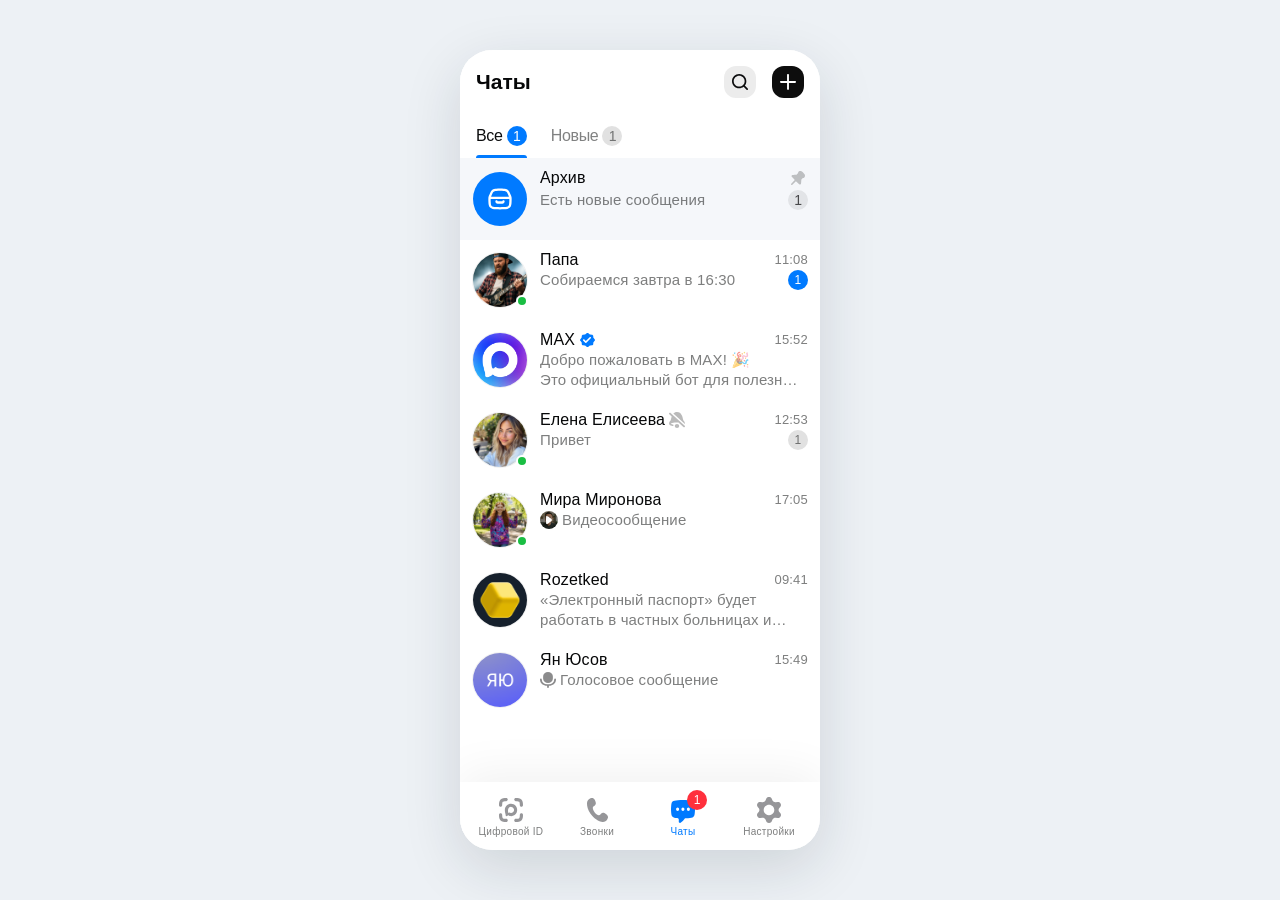
<file: index.html>
<!doctype html>
<html lang="ru">
<head>
  <meta charset="utf-8">
  <meta name="viewport" content="width=device-width, initial-scale=1, viewport-fit=cover">
  <title>Скрытый архив по свайпу — прототип</title>
  <link rel="stylesheet" href="styles.css">
</head>
<body data-screen="list">
  <main id="app"></main>
  <script src="app.js"></script>
</body>
</html>
</file>
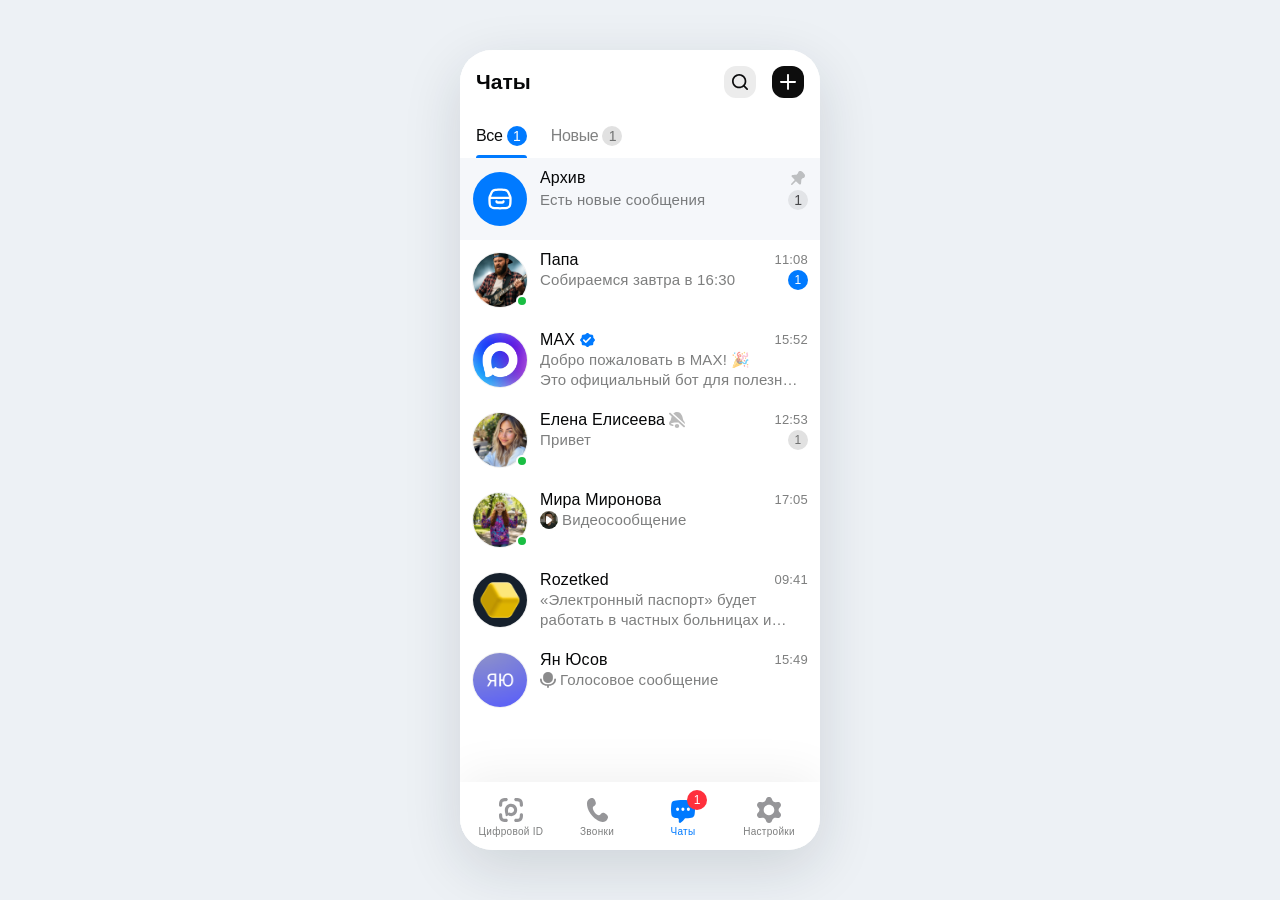
<file: 01-chat-list.html>
<!doctype html>
<html lang="ru">
<head>
  <meta charset="utf-8">
  <meta name="viewport" content="width=device-width, initial-scale=1, viewport-fit=cover">
  <title>1 — Список чатов</title>
  <link rel="stylesheet" href="styles.css">
</head>
<body data-screen="list">
  <main id="app"></main>
  <script src="app.js"></script>
</body>
</html>
</file>
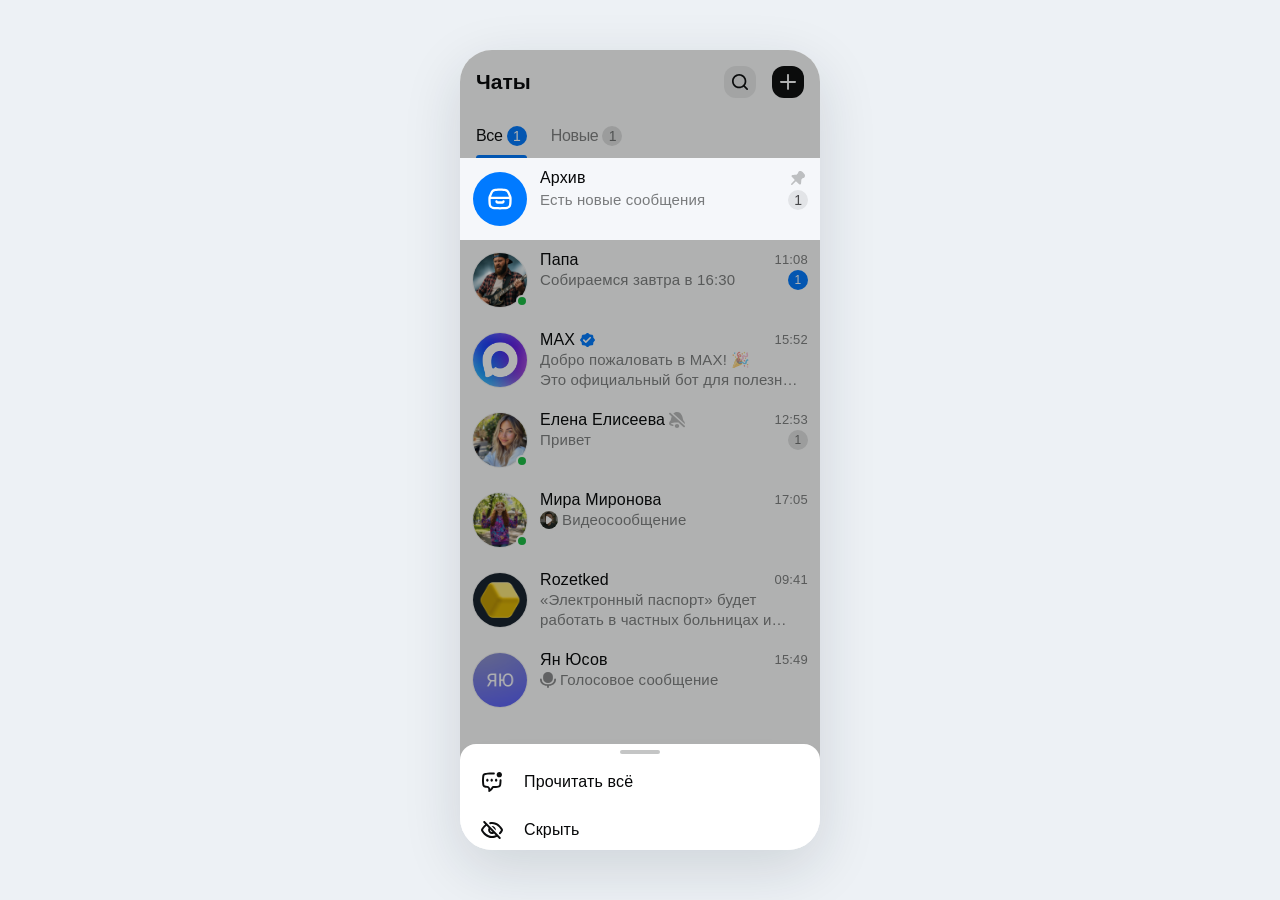
<file: 02-archive-actions.html>
<!doctype html>
<html lang="ru">
<head>
  <meta charset="utf-8">
  <meta name="viewport" content="width=device-width, initial-scale=1, viewport-fit=cover">
  <title>2.1 — Действия с архивом</title>
  <link rel="stylesheet" href="styles.css">
</head>
<body data-screen="actions">
  <main id="app"></main>
  <script src="app.js"></script>
</body>
</html>
</file>
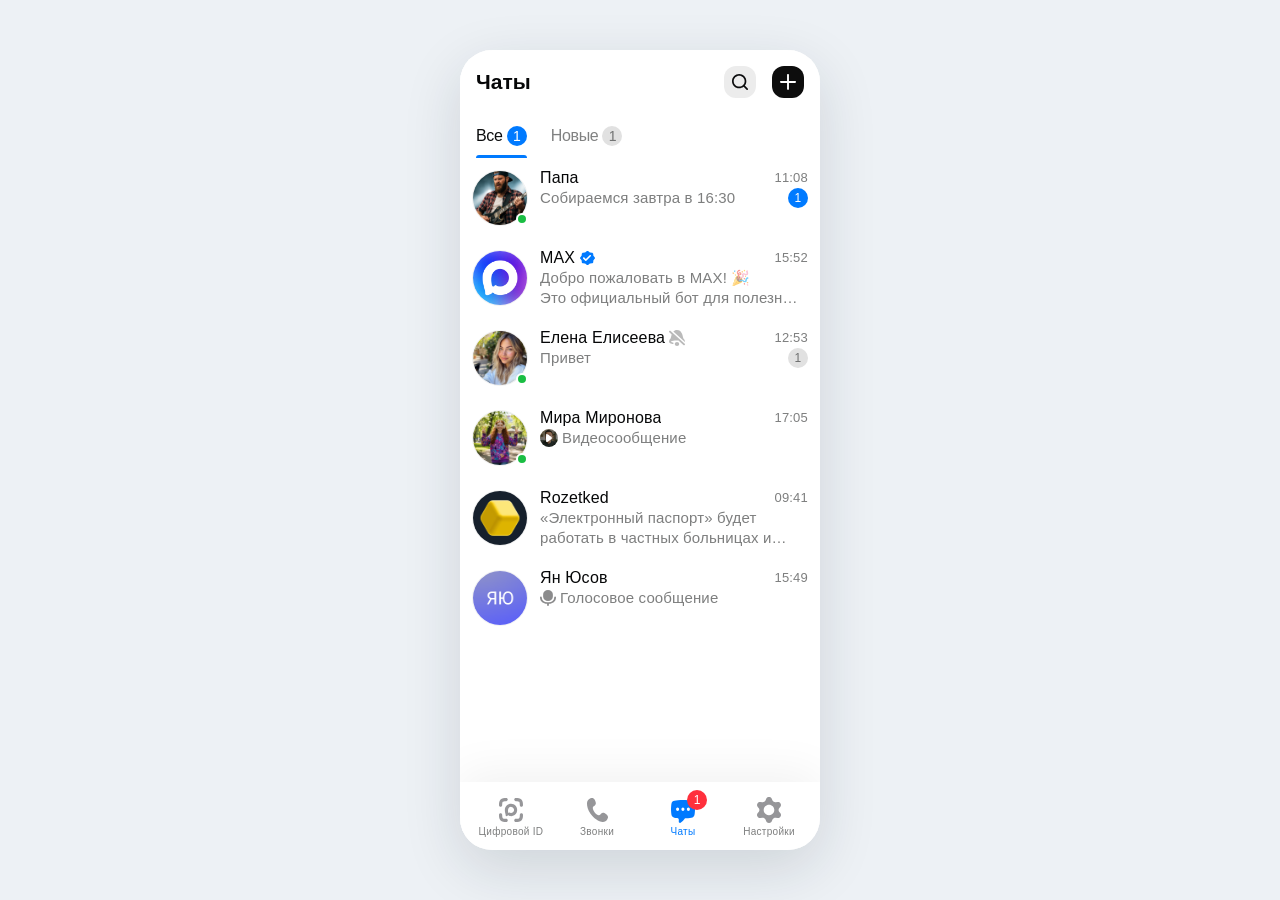
<file: 03-archive-hidden.html>
<!doctype html>
<html lang="ru">
<head>
  <meta charset="utf-8">
  <meta name="viewport" content="width=device-width, initial-scale=1, viewport-fit=cover">
  <title>3 — Архив скрыт, открытие свайпом</title>
  <link rel="stylesheet" href="styles.css">
</head>
<body data-screen="hidden">
  <main id="app"></main>
  <script src="app.js"></script>
</body>
</html>
</file>
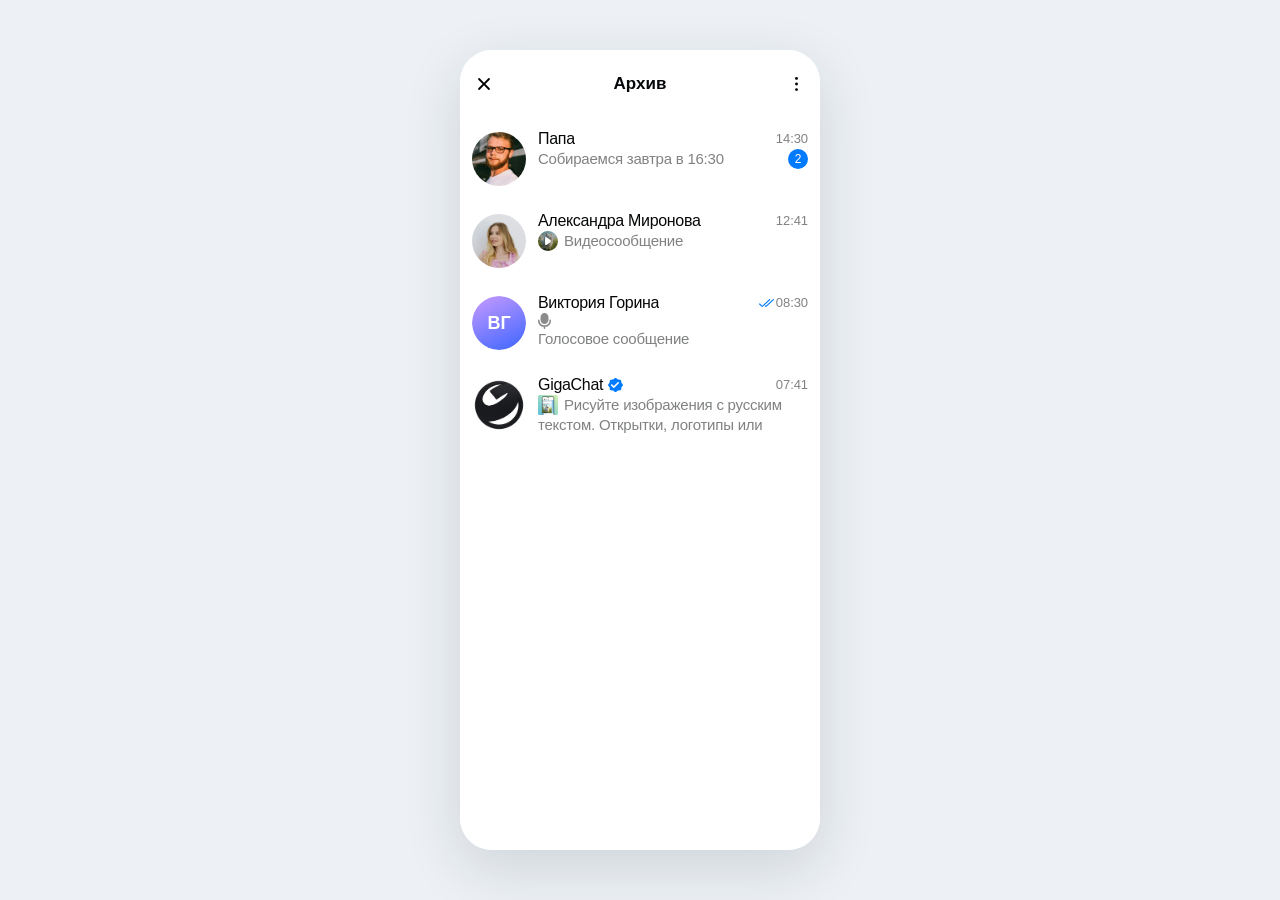
<file: 06-archive.html>
<!doctype html>
<html lang="ru">
<head>
  <meta charset="utf-8">
  <meta name="viewport" content="width=device-width, initial-scale=1, viewport-fit=cover">
  <title>6 — Архив</title>
  <link rel="stylesheet" href="styles.css">
</head>
<body data-screen="archive">
  <main id="app"></main>
  <script src="app.js"></script>
</body>
</html>
</file>
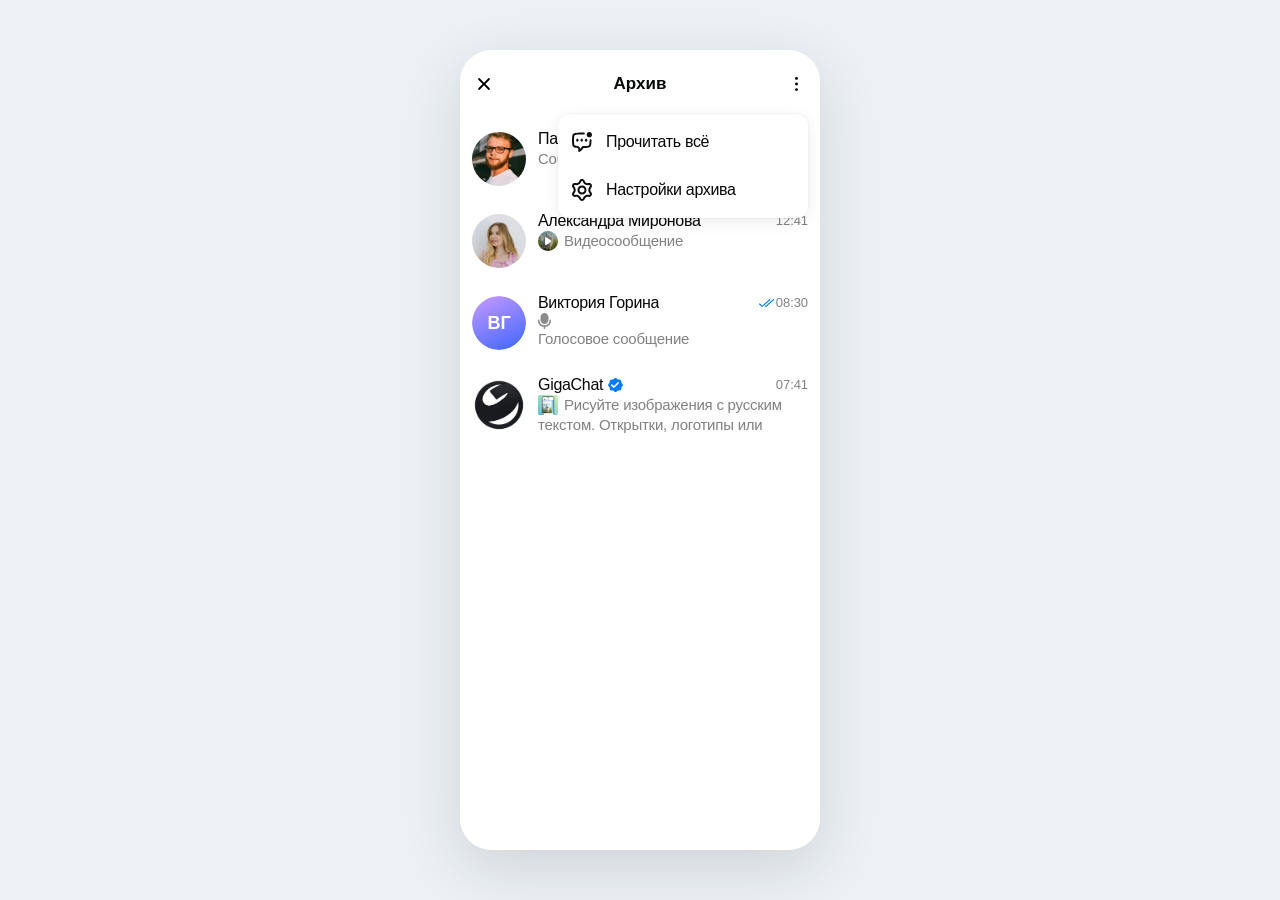
<file: 07-archive-menu.html>
<!doctype html>
<html lang="ru">
<head>
  <meta charset="utf-8">
  <meta name="viewport" content="width=device-width, initial-scale=1, viewport-fit=cover">
  <title>7 — Меню в архиве</title>
  <link rel="stylesheet" href="styles.css">
</head>
<body data-screen="archive-menu">
  <main id="app"></main>
  <script src="app.js"></script>
</body>
</html>
</file>
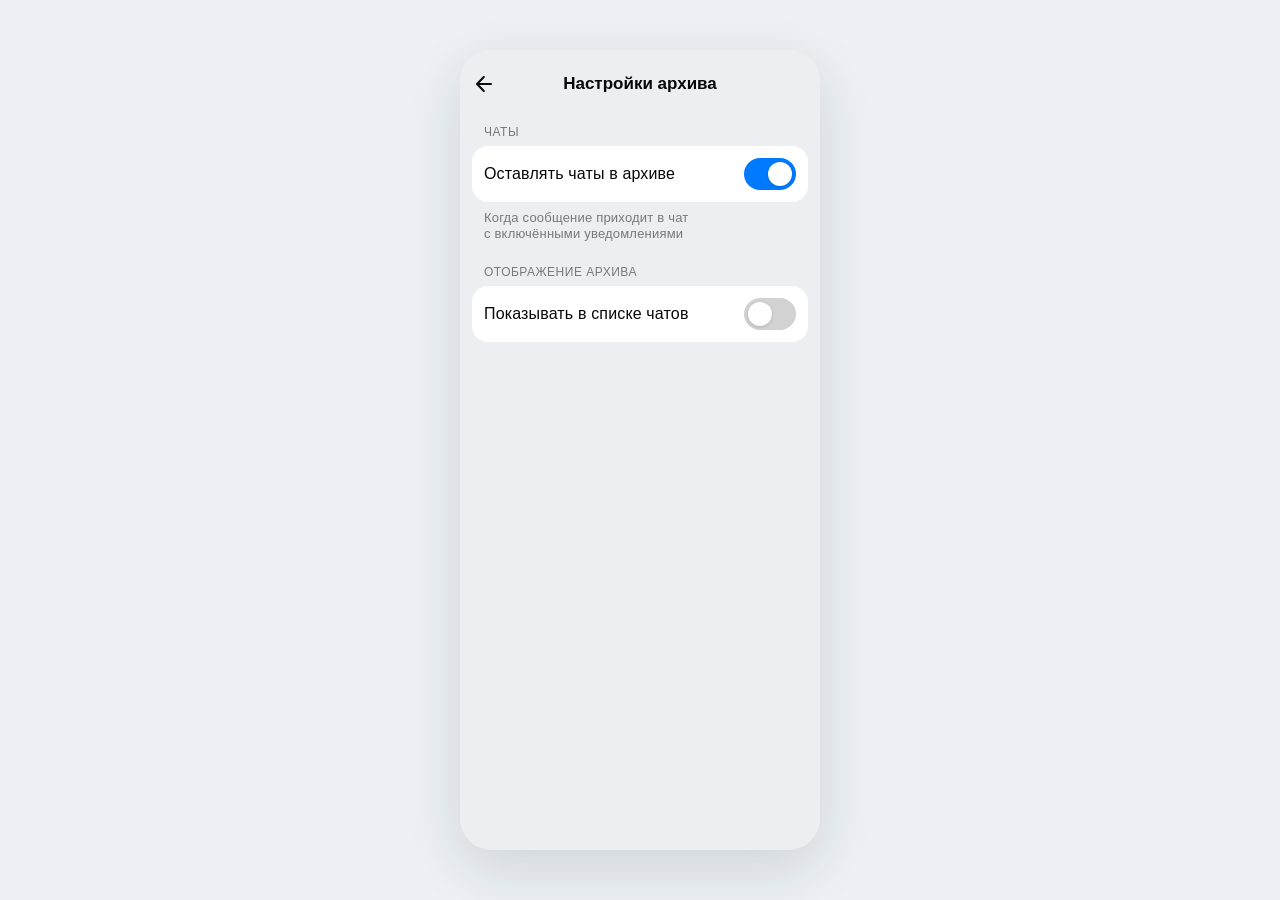
<file: 08-archive-settings.html>
<!doctype html>
<html lang="ru">
<head>
  <meta charset="utf-8">
  <meta name="viewport" content="width=device-width, initial-scale=1, viewport-fit=cover">
  <title>8 — Настройки архива</title>
  <link rel="stylesheet" href="styles.css">
</head>
<body data-screen="archive-settings">
  <main id="app"></main>
  <script src="app.js"></script>
</body>
</html>
</file>
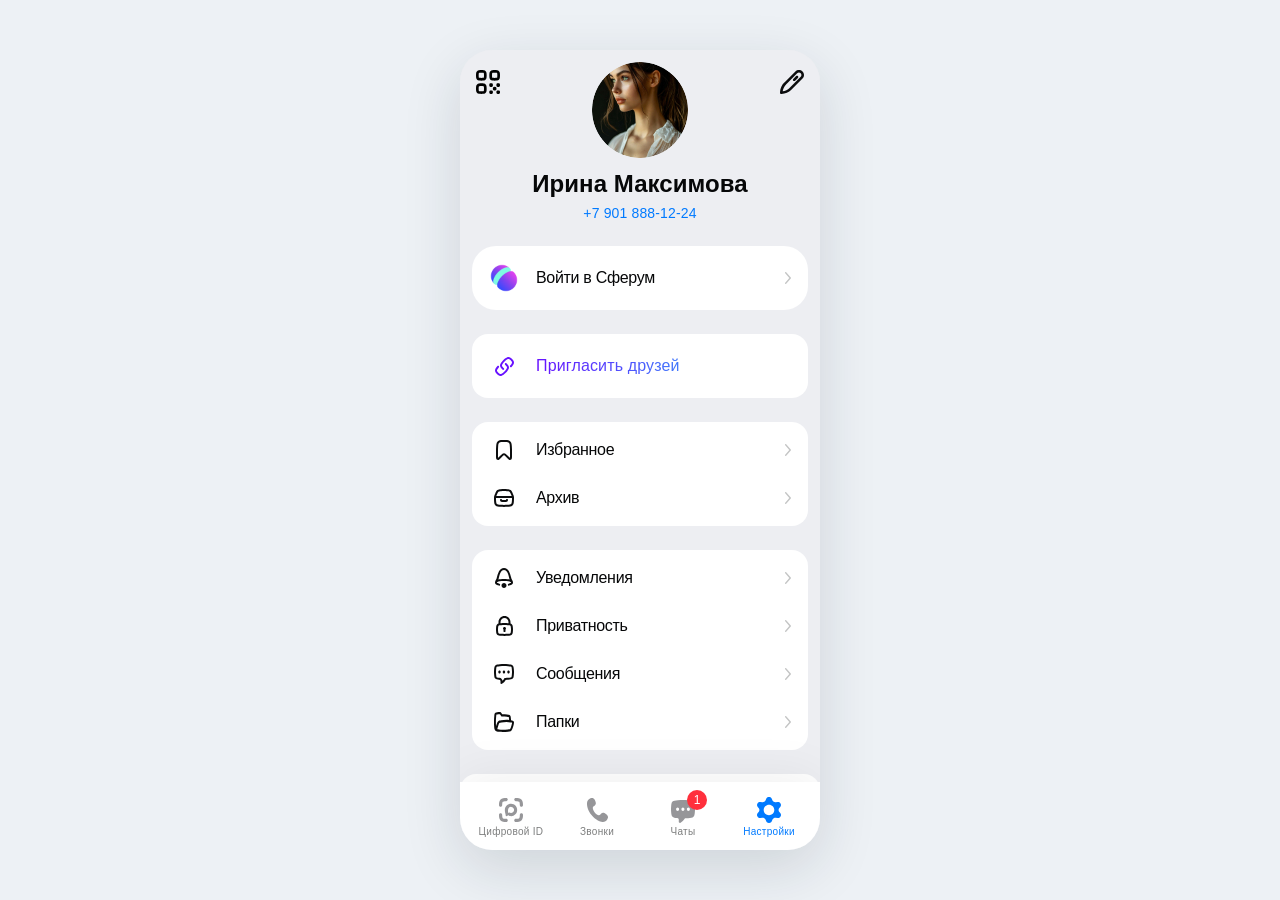
<file: 09-settings.html>
<!doctype html>
<html lang="ru">
<head>
  <meta charset="utf-8">
  <meta name="viewport" content="width=device-width, initial-scale=1, viewport-fit=cover">
  <title>9 — Настройки</title>
  <link rel="stylesheet" href="styles.css">
</head>
<body data-screen="settings">
  <main id="app"></main>
  <script src="app.js"></script>
</body>
</html>
</file>
<file: styles.css>
:root {
  --blue: #007aff;
  --ink: #060708;
  --secondary: rgba(6, 7, 8, 0.52);
  --muted-bg: #f5f7fa;
  --overlay: rgba(12, 13, 14, 0.32);
  --phone-width: 360px;
  --phone-height: 800px;
  --bottom-safe-space: 0px;
}

@supports (-webkit-touch-callout: none) {
  @media (hover: none) and (pointer: coarse) {
    :root {
      --bottom-safe-space: max(16px, env(safe-area-inset-bottom));
    }
  }
}

* {
  box-sizing: border-box;
  -webkit-tap-highlight-color: transparent;
}

html,
body {
  min-height: 100%;
  margin: 0;
}

body {
  display: grid;
  place-items: center;
  min-height: 100dvh;
  overflow: hidden;
  background: #edf1f5;
  color: var(--ink);
  font-family: Roboto, -apple-system, BlinkMacSystemFont, "Segoe UI", Arial, sans-serif;
  user-select: none;
  -webkit-user-select: none;
}

button,
a {
  color: inherit;
  font: inherit;
}

button {
  border: 0;
}

img {
  display: block;
}

.phone {
  position: relative;
  width: min(100vw, var(--phone-width));
  height: min(100dvh, var(--phone-height));
  min-height: 640px;
  overflow: hidden;
  background: #fff;
  border-radius: 32px;
  box-shadow: 0 18px 58px rgba(20, 32, 50, 0.14);
}

.chat-phone {
  isolation: isolate;
}

.archive-phone {
  isolation: isolate;
}

.chat-screen,
.swipe-archive-preview {
  position: absolute;
  inset: 0;
  overflow: hidden;
  background: #fff;
  will-change: transform;
  transition-property: transform, opacity;
  transition-duration: 0ms;
  transition-timing-function: cubic-bezier(0.22, 0.82, 0.26, 1);
}

.chat-screen {
  z-index: 2;
}

.swipe-archive-preview {
  z-index: 1;
  opacity: 0.78;
  pointer-events: none;
  transform: translate3d(-32px, 0, 0) scale(0.985);
  transform-origin: center left;
}

.chat-phone.is-swiping .chat-screen {
  box-shadow: -14px 0 32px rgba(12, 13, 14, 0.18);
}

.archive-screen,
.return-chat-preview {
  position: absolute;
  inset: 0;
  overflow: hidden;
  background: #fff;
  will-change: transform;
  transition-property: transform, opacity;
  transition-duration: 0ms;
  transition-timing-function: cubic-bezier(0.22, 0.82, 0.26, 1);
}

.archive-screen {
  z-index: 1;
  transform-origin: center left;
}

.return-chat-preview {
  z-index: 2;
  opacity: 0.82;
  pointer-events: none;
  transform: translate3d(100%, 0, 0);
}

.archive-return-phone.is-return-swiping .return-chat-preview {
  box-shadow: -14px 0 32px rgba(12, 13, 14, 0.18);
}

@media (max-height: 800px) {
  .phone {
    height: 100dvh;
    min-height: 0;
  }
}

@media (max-width: 767px),
  (max-width: 950px) and (max-height: 600px),
  (hover: none) and (pointer: coarse) {
  body {
    place-items: stretch;
    background: #fff;
  }

  #app {
    width: 100%;
    height: 100%;
  }

  .phone {
    width: 100vw;
    height: 100vh;
    height: 100dvh;
    min-height: 0;
    border-radius: 0;
    box-shadow: none;
  }
}

.topbar {
  position: absolute;
  inset: 0 0 auto;
  z-index: 10;
  height: 108px;
  background: #fff;
}

.header-main {
  display: flex;
  align-items: center;
  justify-content: space-between;
  height: 64px;
  padding: 4px 8px 4px 16px;
}

.top-title {
  margin: 0;
  font-size: 21px;
  font-weight: 600;
  line-height: 26px;
}

.header-actions {
  display: flex;
  align-items: center;
}

.round-action {
  display: grid;
  width: 48px;
  height: 48px;
  padding: 8px;
  place-items: center;
  background: transparent;
}

.round-action span {
  display: grid;
  width: 32px;
  height: 32px;
  place-items: center;
  border-radius: 12px;
  background: rgba(9, 9, 9, 0.08);
}

.round-action.dark span {
  background: #0d0d0d;
}

.round-action img {
  width: 16px;
  height: 16px;
}

.filter-tabs {
  display: flex;
  align-items: stretch;
  height: 44px;
  padding: 0 4px;
}

.filter-tab {
  position: relative;
  display: flex;
  min-width: 40px;
  min-height: 40px;
  align-items: center;
  justify-content: center;
  gap: 4px;
  padding: 0 12px;
  color: rgba(12, 13, 14, 0.52);
  font-size: 16px;
  font-weight: 500;
  line-height: 20px;
  letter-spacing: -0.31px;
}

.filter-tab.active {
  color: #0c0d0e;
}

.filter-tab.active::after {
  position: absolute;
  right: 12px;
  bottom: 0;
  left: 12px;
  height: 3px;
  border-radius: 4px 4px 0 0;
  background: var(--blue);
  content: "";
}

.counter {
  display: grid;
  min-width: 20px;
  height: 20px;
  padding: 0 6px;
  place-items: center;
  border-radius: 999px;
  background: rgba(6, 7, 8, 0.12);
  color: var(--secondary);
  font-size: 12px;
  font-weight: 500;
  line-height: 16px;
}

.filter-tab .counter {
  color: rgba(12, 13, 14, 0.52);
  font-size: 14px;
  line-height: 18px;
}

.filter-tab.active .counter,
.counter.blue {
  background: var(--blue);
  color: #fff;
}

.chat-list {
  position: absolute;
  z-index: 2;
  inset: 108px 0 calc(68px + var(--bottom-safe-space));
  overflow-x: hidden;
  overflow-y: auto;
  overscroll-behavior: contain;
  overscroll-behavior-x: none;
  scrollbar-width: none;
  background: #fff;
  touch-action: pan-y;
}

.chat-list:focus-visible {
  outline: 2px solid rgba(0, 122, 255, 0.72);
  outline-offset: -2px;
}

body[data-screen="hidden"] .chat-list {
  cursor: grab;
}

body[data-screen="hidden"] .chat-phone.is-swiping .chat-list {
  cursor: grabbing;
}

.chat-list::-webkit-scrollbar,
.archive-chat-list::-webkit-scrollbar,
.archive-settings-content::-webkit-scrollbar {
  display: none;
}

.chat-row {
  position: relative;
  display: flex;
  width: 100%;
  height: 80px;
  gap: 12px;
  align-items: flex-start;
  padding: 9px 12px;
  background: #fff;
  touch-action: pan-y;
}

.chat-row.archive-row {
  height: 82px;
  padding-top: 10px;
  padding-bottom: 10px;
  background: var(--muted-bg);
  cursor: default;
}

.archive-row .chat-content {
  display: flex;
  flex-direction: column;
  gap: 2px;
  padding-top: 0;
}

.archive-row .counter {
  min-width: 20px;
  height: 20px;
  padding: 0 6px;
  background: rgba(12, 13, 14, 0.08);
  color: rgba(12, 13, 14, 0.72);
  font-size: 14px;
  line-height: 18px;
  letter-spacing: -0.15px;
}

.avatar-wrap {
  position: relative;
  display: grid;
  width: 56px;
  height: 62px;
  flex: 0 0 56px;
  place-items: center;
}

.avatar {
  width: 56px;
  height: 56px;
  object-fit: cover;
  border: 0.5px solid rgba(12, 13, 14, 0.06);
  border-radius: 999px;
}

.archive-avatar {
  display: grid;
  width: 54px;
  height: 54px;
  place-items: center;
  border-radius: 999px;
  background: var(--blue);
}

.archive-avatar img {
  width: 28px;
  height: 28px;
}

.online {
  position: absolute;
  right: 0;
  bottom: 4px;
  width: 12px;
  height: 12px;
  border: 2px solid #fff;
  border-radius: 50%;
  background: #1abe43;
}

.chat-content {
  min-width: 0;
  flex: 1;
  padding-top: 1px;
}

.chat-head {
  display: flex;
  height: 20px;
  align-items: center;
  justify-content: space-between;
  gap: 12px;
}

.chat-name {
  display: flex;
  min-width: 0;
  align-items: center;
  gap: 4px;
  overflow: hidden;
  font-size: 16px;
  font-weight: 500;
  line-height: 20px;
  letter-spacing: 0.15px;
  text-overflow: ellipsis;
  white-space: nowrap;
}

.chat-time {
  flex: 0 0 auto;
  color: var(--secondary);
  font-size: 13px;
  font-weight: 400;
  line-height: 16px;
  letter-spacing: 0.2px;
}

.chat-preview {
  display: flex;
  min-width: 0;
  max-height: 40px;
  align-items: flex-start;
  justify-content: space-between;
  color: var(--secondary);
  font-size: 15px;
  font-weight: 400;
  line-height: 20px;
  letter-spacing: 0.15px;
}

.preview-text {
  display: -webkit-box;
  min-width: 0;
  overflow: hidden;
  -webkit-box-orient: vertical;
  -webkit-line-clamp: 2;
}

.chat-preview.one-line .preview-text {
  display: block;
  text-overflow: ellipsis;
  white-space: nowrap;
}

.row-counter {
  margin-left: 12px;
  flex: 0 0 auto;
}

.verified {
  position: relative;
  width: 16px;
  height: 16px;
  flex: 0 0 16px;
}

.verified img {
  position: absolute;
}

.verified img:first-child {
  top: 0.5328px;
  left: 0.5328px;
  width: 14.9344px;
  height: 14.9344px;
}

.verified img:last-child {
  top: 5.15px;
  left: 4.175px;
  width: 7.65px;
  height: 5.7px;
}

.inline-icon {
  display: inline-block;
  width: 16px;
  height: 16px;
  margin-right: 4px;
  vertical-align: -3px;
}

.video-preview {
  position: relative;
  display: inline-grid;
  width: 18px;
  height: 18px;
  margin-right: 4px;
  overflow: hidden;
  place-items: center;
  vertical-align: -4px;
  border-radius: 50%;
}

.video-preview .video-thumb {
  width: 100%;
  height: 100%;
  object-fit: cover;
}

.video-preview::after {
  position: absolute;
  inset: 0;
  background: rgba(12, 13, 14, 0.32);
  content: "";
}

.video-preview .play {
  position: absolute;
  z-index: 1;
  width: 5.97556px;
  height: 7.19172px;
}

.archive-row-pin {
  display: grid;
  width: 16px;
  height: 16px;
  flex: 0 0 20px;
  place-items: center;
}

.archive-row-pin img {
  width: 13.3946px;
  height: 13.3931px;
}

.archive-clone {
  position: absolute;
  z-index: 32;
  top: 108px;
  right: 0;
  left: 0;
  display: none;
}

.bottom-nav {
  position: absolute;
  z-index: 20;
  right: 0;
  bottom: 0;
  left: 0;
  height: calc(68px + var(--bottom-safe-space));
  background: #fff;
  box-shadow: 0 -8px 48px rgba(0, 0, 0, 0.06);
}

.nav-items {
  display: grid;
  height: 68px;
  grid-template-columns: repeat(4, 1fr);
  gap: 8px;
  padding: 10px 12px;
}

.nav-tab {
  position: relative;
  display: grid;
  min-width: 48px;
  height: 48px;
  align-content: start;
  justify-items: center;
  gap: 2px;
  padding: 4px 0 2px;
  border: 0;
  background: transparent;
  color: rgba(6, 7, 8, 0.52);
  text-decoration: none;
  touch-action: none;
  -webkit-touch-callout: none;
  transition: transform 120ms ease;
}

[data-longpress],
[data-longpress] * {
  -webkit-touch-callout: none;
}

.nav-tab.is-pressing {
  transform: scale(0.94);
}

.nav-icon {
  position: relative;
  display: block;
  width: 28px;
  height: 28px;
  flex: 0 0 28px;
  overflow: hidden;
}

.nav-icon img {
  position: absolute;
  display: block;
  max-width: none;
}

.nav-icon-id img {
  top: 1.5176px;
  left: 1.5176px;
  width: 24.9678px;
  height: 24.9678px;
}

.nav-icon-calls img {
  top: 2.3324px;
  left: 4.4464px;
  width: 21px;
  height: 23.3333px;
}

.nav-icon-chats img {
  top: 3.5px;
  left: 2.3324px;
  width: 23.3333px;
  height: 23.3337px;
}

.nav-icon-settings img {
  top: 0.9996px;
  left: 2.2615px;
  width: 23.4789px;
  height: 25.9991px;
}

.nav-label {
  max-width: 100%;
  overflow: hidden;
  font-size: 10px;
  font-weight: 500;
  line-height: 12px;
  letter-spacing: 0.3px;
  text-overflow: ellipsis;
  white-space: nowrap;
}

.nav-tab.active {
  color: var(--blue);
}

.nav-badge {
  position: absolute;
  top: -2px;
  left: calc(50% + 4px);
  display: grid;
  min-width: 20px;
  height: 20px;
  padding: 0 6px;
  place-items: center;
  border-radius: 999px;
  background: #ff303c;
  color: #fff;
  font-size: 12px;
  font-weight: 500;
  line-height: 16px;
}

.scrim {
  position: absolute;
  z-index: 30;
  inset: 0;
  display: none;
  background: var(--overlay);
  cursor: default;
}

.sheet {
  position: absolute;
  z-index: 40;
  right: 0;
  bottom: 0;
  left: 0;
  display: none;
  overflow: hidden;
  padding-bottom: var(--bottom-safe-space);
  background: #fff;
  animation: sheet-in 180ms cubic-bezier(0.2, 0.8, 0.2, 1);
}

@keyframes sheet-in {
  from {
    transform: translateY(24px);
    opacity: 0.7;
  }
}

.archive-sheet {
  height: calc(106px + var(--bottom-safe-space));
  border-radius: 16px 16px 0 0;
}

.sheet-handle {
  width: 40px;
  height: 4px;
  margin: 6px auto 4px;
  border-radius: 100px;
  background: rgba(12, 13, 14, 0.24);
}

.sheet-action {
  display: flex;
  width: 100%;
  height: 48px;
  align-items: center;
  gap: 12px;
  padding: 4px 12px;
  background: transparent;
  cursor: pointer;
  text-align: left;
}

.sheet-action:active {
  background: rgba(6, 7, 8, 0.06);
}

.sheet-icon {
  display: grid;
  width: 40px;
  height: 40px;
  flex: 0 0 40px;
  place-items: center;
}

.sheet-icon img {
  width: 20px;
  height: 20px;
}

.sheet-action[data-hide-archive] .sheet-icon img {
  width: 22.7188px;
  height: 17.9991px;
}

.sheet-action span:last-child {
  font-size: 16px;
  font-weight: 500;
  line-height: 20px;
  letter-spacing: 0.15px;
}

.swipe-hint {
  position: absolute;
  z-index: 25;
  bottom: calc(84px + var(--bottom-safe-space));
  left: 50%;
  display: none;
  width: max-content;
  max-width: calc(100% - 32px);
  min-height: 52px;
  align-items: center;
  justify-content: center;
  padding: 10px 16px;
  transform: translateX(-50%);
  border-radius: 14px;
  background: #696c70;
  color: #fff;
  filter: drop-shadow(0 4px 8px rgba(0, 0, 0, 0.08)) drop-shadow(0 0 1px rgba(0, 0, 0, 0.08));
  font-size: 13px;
  font-weight: 400;
  line-height: 16px;
  letter-spacing: 0.2px;
  text-align: center;
  white-space: nowrap;
  animation: swipe-hint-in 180ms ease-out;
}

@keyframes swipe-hint-in {
  from {
    transform: translate(-50%, 4px) scale(0.98);
    opacity: 0;
  }
}

.archive-topbar {
  position: absolute;
  inset: 0 0 auto;
  z-index: 10;
  height: 68px;
  background: #fff;
}

.archive-header {
  position: relative;
  display: flex;
  height: 68px;
  align-items: center;
  justify-content: center;
  padding: 4px 8px;
}

.archive-header h1 {
  margin: 0;
  overflow: hidden;
  font-size: 17px;
  font-weight: 600;
  line-height: 22px;
  text-align: center;
  text-overflow: ellipsis;
  white-space: nowrap;
}

.archive-header-action {
  position: absolute;
  top: 10px;
  display: grid;
  width: 48px;
  height: 48px;
  padding: 12px;
  place-items: center;
  background: transparent;
  cursor: pointer;
}

.archive-header-action:active {
  background: rgba(6, 7, 8, 0.06);
  border-radius: 14px;
}

.archive-header-action img {
  width: 24px;
  height: 24px;
}

.archive-back img {
  width: 15.5858px;
  height: 15.185px;
}

.archive-close img {
  width: 16px;
  height: 16px;
  filter: invert(1);
  transform: rotate(45deg);
}

.archive-more img {
  width: 3px;
  height: 14.9994px;
}

.archive-back,
.archive-close,
.archive-leading {
  left: 0;
}

.archive-more {
  right: 0;
}

.archive-chat-list {
  position: absolute;
  inset: 68px 0 0;
  overflow-x: hidden;
  overflow-y: auto;
  overscroll-behavior: contain;
  scrollbar-width: none;
  padding-bottom: calc(24px + var(--bottom-safe-space));
  background: #fff;
}

.archive-chat-list[data-archive-return-list] {
  overscroll-behavior-x: none;
  touch-action: pan-y;
  cursor: grab;
}

.archive-return-phone.is-return-swiping .archive-chat-list[data-archive-return-list] {
  cursor: grabbing;
}

.archive-chat-list[data-archive-return-list]:focus-visible {
  outline: 2px solid rgba(0, 122, 255, 0.72);
  outline-offset: -2px;
}

.archived-chat-row {
  display: flex;
  width: 100%;
  height: 82px;
  gap: 12px;
  align-items: flex-start;
  padding: 10px 12px;
  background: #fff;
}

.archived-avatar-wrap {
  display: grid;
  width: 54px;
  height: 62px;
  flex: 0 0 54px;
  place-items: center;
}

.archived-avatar {
  position: relative;
  display: block;
  width: 54px;
  height: 54px;
  overflow: hidden;
  object-fit: cover;
  border-radius: 999px;
}

.initials-avatar img {
  position: absolute;
  inset: 0;
  width: 54px;
  height: 54px;
}

.initials-avatar > span {
  position: absolute;
  inset: 0;
  display: grid;
  place-items: center;
  color: #fff;
  font-size: 18px;
  font-weight: 600;
  line-height: 24px;
}

.archived-chat-content {
  min-width: 0;
  flex: 1;
  padding-top: 1px;
}

.archived-chat-head {
  display: flex;
  height: 20px;
  align-items: center;
  justify-content: space-between;
  gap: 12px;
}

.archived-chat-name {
  display: flex;
  min-width: 0;
  align-items: center;
  gap: 4px;
  overflow: hidden;
  font-size: 16px;
  font-weight: 500;
  line-height: 20px;
  letter-spacing: -0.31px;
  text-overflow: ellipsis;
  white-space: nowrap;
}

.archived-chat-time {
  display: flex;
  flex: 0 0 auto;
  align-items: center;
  gap: 2px;
  color: rgba(12, 13, 14, 0.52);
  font-size: 13px;
  font-weight: 400;
  line-height: 16px;
  letter-spacing: -0.08px;
}

.archive-read-status {
  width: 14.7948px;
  height: 8.55012px;
}

.archive-verified img:first-child {
  top: 0.5328px;
  left: 0.5328px;
  width: 14.9344px;
  height: 14.9344px;
}

.archive-verified img:last-child {
  top: 5.15px;
  left: 4.175px;
  width: 7.65px;
  height: 5.7px;
}

.archived-chat-preview {
  display: flex;
  min-width: 0;
  max-height: 40px;
  align-items: flex-start;
  justify-content: space-between;
  gap: 12px;
  overflow: hidden;
  color: rgba(12, 13, 14, 0.52);
  font-size: 15px;
  font-weight: 400;
  line-height: 20px;
  letter-spacing: -0.23px;
}

.archived-chat-preview > span:first-child {
  min-width: 0;
  overflow: hidden;
  text-overflow: ellipsis;
}

.archived-chat-preview.one-line > span:first-child {
  white-space: nowrap;
}

.archive-video {
  position: relative;
  display: inline-grid;
  width: 20px;
  height: 20px;
  margin-right: 6px;
  overflow: hidden;
  place-items: center;
  vertical-align: -5px;
  border-radius: 20px;
}

.archive-video > img:first-child {
  width: 20px;
  height: 20px;
  object-fit: cover;
}

.archive-video > span {
  position: absolute;
  inset: 0;
  background: rgba(12, 13, 14, 0.32);
}

.archive-video > img:last-child {
  position: absolute;
  z-index: 1;
  width: 5.97556px;
  height: 7.19172px;
}

.archive-preview-icon {
  width: 12.6505px;
  height: 15.5px;
  margin-right: 4px;
  vertical-align: -3px;
}

.archive-photo {
  display: inline-block;
  width: 20px;
  height: 20px;
  margin-right: 6px;
  overflow: hidden;
  vertical-align: -5px;
  border-radius: 1.5px;
}

.archive-photo img {
  width: 20px;
  height: 20px;
  object-fit: cover;
}

.archive-menu-dismiss {
  position: absolute;
  z-index: 20;
  inset: 0;
  width: 100%;
  height: 100%;
  padding: 0;
  background: transparent;
  cursor: default;
}

.archive-context-menu {
  position: absolute;
  z-index: 30;
  top: 64px;
  right: 12px;
  width: 250px;
  height: 104px;
  padding: 4px 0;
  overflow: hidden;
  border-radius: 12px;
  background: #fff;
  box-shadow: 0 4px 16px rgba(0, 0, 0, 0.08), 0 0 2px rgba(0, 0, 0, 0.08);
}

.archive-menu-item {
  display: flex;
  width: 100%;
  height: 48px;
  align-items: center;
  gap: 12px;
  padding: 4px 12px;
  background: #fff;
  cursor: pointer;
  text-align: left;
}

.archive-menu-item:active {
  background: rgba(6, 7, 8, 0.06);
}

.archive-menu-icon {
  display: grid;
  width: 24px;
  height: 24px;
  flex: 0 0 24px;
  place-items: center;
}

.archive-menu-icon img[src$="icon-read-all.svg"] {
  width: 20.5px;
  height: 20.5003px;
}

.archive-menu-icon img[src$="icon-archive-settings.svg"] {
  width: 19.8872px;
  height: 22.0009px;
}

.archive-menu-item > span:last-child {
  font-size: 16px;
  font-weight: 400;
  line-height: 20px;
  letter-spacing: -0.31px;
}

.archive-settings-phone {
  background: #edeef2;
}

.archive-settings-header {
  position: absolute;
  z-index: 10;
  inset: 0 0 auto;
  display: flex;
  height: 68px;
  align-items: center;
  justify-content: center;
  padding: 4px 8px;
  background: #edeef2;
}

.archive-settings-header h1 {
  margin: 0;
  overflow: hidden;
  font-size: 17px;
  font-weight: 600;
  line-height: 22px;
  text-align: center;
  text-overflow: ellipsis;
  white-space: nowrap;
}

.archive-settings-content {
  position: absolute;
  inset: 68px 0 0;
  overflow-x: hidden;
  overflow-y: auto;
  overscroll-behavior: contain;
  scrollbar-width: none;
  padding-bottom: calc(24px + var(--bottom-safe-space));
  background: #edeef2;
}

.settings-group {
  width: 100%;
  height: 124px;
}

.settings-group.display-group {
  height: 84px;
  margin-top: 16px;
}

.settings-group h2 {
  display: flex;
  width: 100%;
  height: 28px;
  align-items: center;
  margin: 0;
  padding: 0 24px;
  overflow: hidden;
  color: rgba(12, 13, 14, 0.52);
  font-size: 12px;
  font-weight: 500;
  line-height: 16px;
  letter-spacing: 0.5px;
  text-overflow: ellipsis;
  text-transform: uppercase;
  white-space: nowrap;
}

.setting-card-wrap {
  width: 100%;
  height: 56px;
  padding: 0 12px;
}

.setting-card {
  display: flex;
  width: 100%;
  height: 56px;
  align-items: center;
  justify-content: space-between;
  gap: 12px;
  padding: 0 12px;
  border-radius: 16px;
  background: #fff;
  cursor: pointer;
  text-align: left;
}

.setting-card:active {
  background: #f9f9fa;
}

.setting-card:focus {
  outline: none;
}

.setting-label {
  min-width: 0;
  overflow: hidden;
  font-size: 16px;
  font-weight: 500;
  line-height: 20px;
  letter-spacing: 0.15px;
  text-overflow: ellipsis;
  white-space: nowrap;
}

.setting-switch {
  display: flex;
  width: 52px;
  height: 32px;
  flex: 0 0 52px;
  align-items: center;
  justify-content: flex-start;
  padding: 4px;
  border-radius: 999px;
  background: rgba(6, 7, 8, 0.18);
  transition: background 160ms ease;
}

.setting-switch span {
  width: 24px;
  height: 24px;
  border-radius: 50%;
  background: #fff;
  box-shadow: 0 1px 3px rgba(0, 0, 0, 0.16);
  transition: transform 160ms ease;
}

.setting-switch.is-on {
  background: var(--blue);
}

.setting-switch.is-on span {
  transform: translateX(20px);
}

.settings-hint {
  width: 100%;
  height: 40px;
  margin: 0;
  padding: 8px 24px 0;
  color: rgba(12, 13, 14, 0.52);
  font-size: 13px;
  font-weight: 400;
  line-height: 16px;
  letter-spacing: 0.2px;
}

.settings-toast {
  position: absolute;
  z-index: 50;
  right: 12px;
  bottom: calc(24px + var(--bottom-safe-space));
  left: 12px;
  display: flex;
  min-height: 48px;
  align-items: center;
  padding: 12px 16px;
  transform: translateY(12px);
  border-radius: 14px;
  background: #696c70;
  box-shadow: 0 4px 16px rgba(0, 0, 0, 0.16);
  color: #fff;
  font-size: 14px;
  line-height: 20px;
  opacity: 0;
  pointer-events: none;
  transition: opacity 160ms ease, transform 160ms ease;
}

.settings-toast.is-visible {
  transform: translateY(0);
  opacity: 1;
}

.prototype-toast {
  position: absolute;
  z-index: 60;
  bottom: calc(88px + var(--bottom-safe-space));
  left: 50%;
  display: none;
  max-width: 280px;
  padding: 10px 14px;
  transform: translateX(-50%);
  border-radius: 12px;
  background: #696c70;
  box-shadow: 0 4px 16px rgba(0, 0, 0, 0.16);
  color: #fff;
  font-size: 13px;
  line-height: 16px;
  white-space: nowrap;
}

.main-settings-phone {
  background: #edeef2;
}

.main-settings-scroll {
  position: absolute;
  inset: 0 0 calc(68px + var(--bottom-safe-space));
  overflow-x: hidden;
  overflow-y: auto;
  overscroll-behavior: contain;
  scrollbar-width: none;
  background: #edeef2;
}

.main-settings-scroll::-webkit-scrollbar {
  display: none;
}

.settings-profile {
  position: relative;
  display: flex;
  height: 172px;
  flex-direction: column;
  align-items: center;
  padding-top: 12px;
}

.settings-profile-action {
  position: absolute;
  top: 12px;
  display: grid;
  width: 40px;
  height: 40px;
  padding: 8px;
  place-items: center;
  border-radius: 12px;
  background: transparent;
  cursor: pointer;
}

.settings-profile-action:active {
  background: rgba(6, 7, 8, 0.06);
}

.settings-profile-action img {
  width: 24px;
  height: 24px;
}

.profile-qr {
  left: 8px;
}

.profile-edit {
  right: 8px;
}

.settings-profile-avatar {
  width: 96px;
  height: 96px;
  object-fit: cover;
  border-radius: 50%;
}

.settings-profile h1 {
  width: calc(100% - 24px);
  margin: 12px 0 0;
  overflow: hidden;
  font-size: 24px;
  font-weight: 600;
  line-height: 28px;
  letter-spacing: 0.07px;
  text-align: center;
  text-overflow: ellipsis;
  white-space: nowrap;
}

.settings-profile p {
  margin: 6px 0 0;
  color: var(--blue);
  font-size: 14px;
  line-height: 18px;
  letter-spacing: 0.15px;
}

.main-settings-content {
  display: flex;
  flex-direction: column;
  gap: 24px;
  padding: 24px 12px calc(24px + var(--bottom-safe-space));
}

.main-settings-card {
  width: 100%;
  padding: 4px 0;
  overflow: hidden;
  border-radius: 16px;
  background: #fff;
}

.main-settings-card-full {
  width: calc(100% + 24px);
  margin-left: -12px;
}

.sferum-card {
  border-radius: 24px;
}

.main-settings-row {
  display: flex;
  width: 100%;
  min-height: 48px;
  align-items: center;
  gap: 12px;
  padding: 4px 12px;
  background: transparent;
  cursor: pointer;
  text-align: left;
}

.main-settings-row-large {
  min-height: 56px;
  padding-block: 8px;
}

.main-settings-row:active {
  background: rgba(6, 7, 8, 0.06);
}

.main-settings-row-icon {
  display: grid;
  width: 40px;
  height: 40px;
  flex: 0 0 40px;
  place-items: center;
}

.main-settings-row-icon img {
  object-fit: fill;
}

.main-settings-row-icon img[src$="settings-favorite.svg"] {
  width: 16px;
  height: 20px;
}

.main-settings-row-icon img[src$="settings-archive.svg"] {
  width: 20.01px;
  height: 18px;
}

.main-settings-row-icon img[src$="settings-notifications.svg"] {
  width: 18px;
  height: 20px;
}

.main-settings-row-icon img[src$="settings-privacy.svg"] {
  width: 17px;
  height: 20px;
}

.main-settings-row-icon img[src$="settings-messages.svg"] {
  width: 20px;
  height: 20px;
}

.main-settings-row-icon img[src$="settings-folders.svg"],
.main-settings-row-icon img[src$="settings-battery.svg"],
.main-settings-row-icon img[src$="settings-storage.svg"],
.main-settings-row-icon img[src$="settings-appearance.svg"],
.main-settings-row-icon img[src$="settings-support.svg"],
.main-settings-row-icon img[src$="settings-about.svg"] {
  width: 20px;
  height: 20px;
}

.main-settings-row-icon img[src$="settings-invite.svg"] {
  width: 19px;
  height: 19px;
}

.main-settings-row-icon.sferum-icon img {
  width: 40px;
  height: 40px;
  object-fit: contain;
}

.main-settings-row-label {
  min-width: 0;
  flex: 1;
  overflow: hidden;
  font-size: 16px;
  font-weight: 500;
  line-height: 20px;
  letter-spacing: -0.31px;
  text-overflow: ellipsis;
  white-space: nowrap;
}

.invite-label {
  background: linear-gradient(90deg, #6812ff, #3d88fb 63%);
  background-clip: text;
  color: transparent;
  letter-spacing: 0.15px;
}

.main-settings-chevron {
  width: 6.4px;
  height: 11.3px;
  flex: 0 0 6.4px;
  margin: 0 4.8px;
}

.main-settings-phone .bottom-nav {
  background: #fff;
}

body[data-screen="actions"] .scrim,
body[data-screen="actions"] .archive-sheet,
body[data-screen="actions"] .archive-clone {
  display: block;
}

body.show-swipe-hint .swipe-hint {
  display: flex;
}

body[data-screen="hidden"] .archive-source,
body.archive-is-hidden .archive-source {
  display: none;
}

body[data-screen="actions"] .bottom-nav {
  z-index: 20;
}

body[data-screen="actions"] .phone {
  cursor: default;
}

@media (prefers-reduced-motion: reduce) {
  .sheet,
  .swipe-hint {
    animation: none;
  }

  .nav-tab,
  .chat-screen,
  .swipe-archive-preview,
  .archive-screen,
  .return-chat-preview,
  .setting-switch,
  .setting-switch span,
  .settings-toast {
    transition: none;
  }
}
</file>
